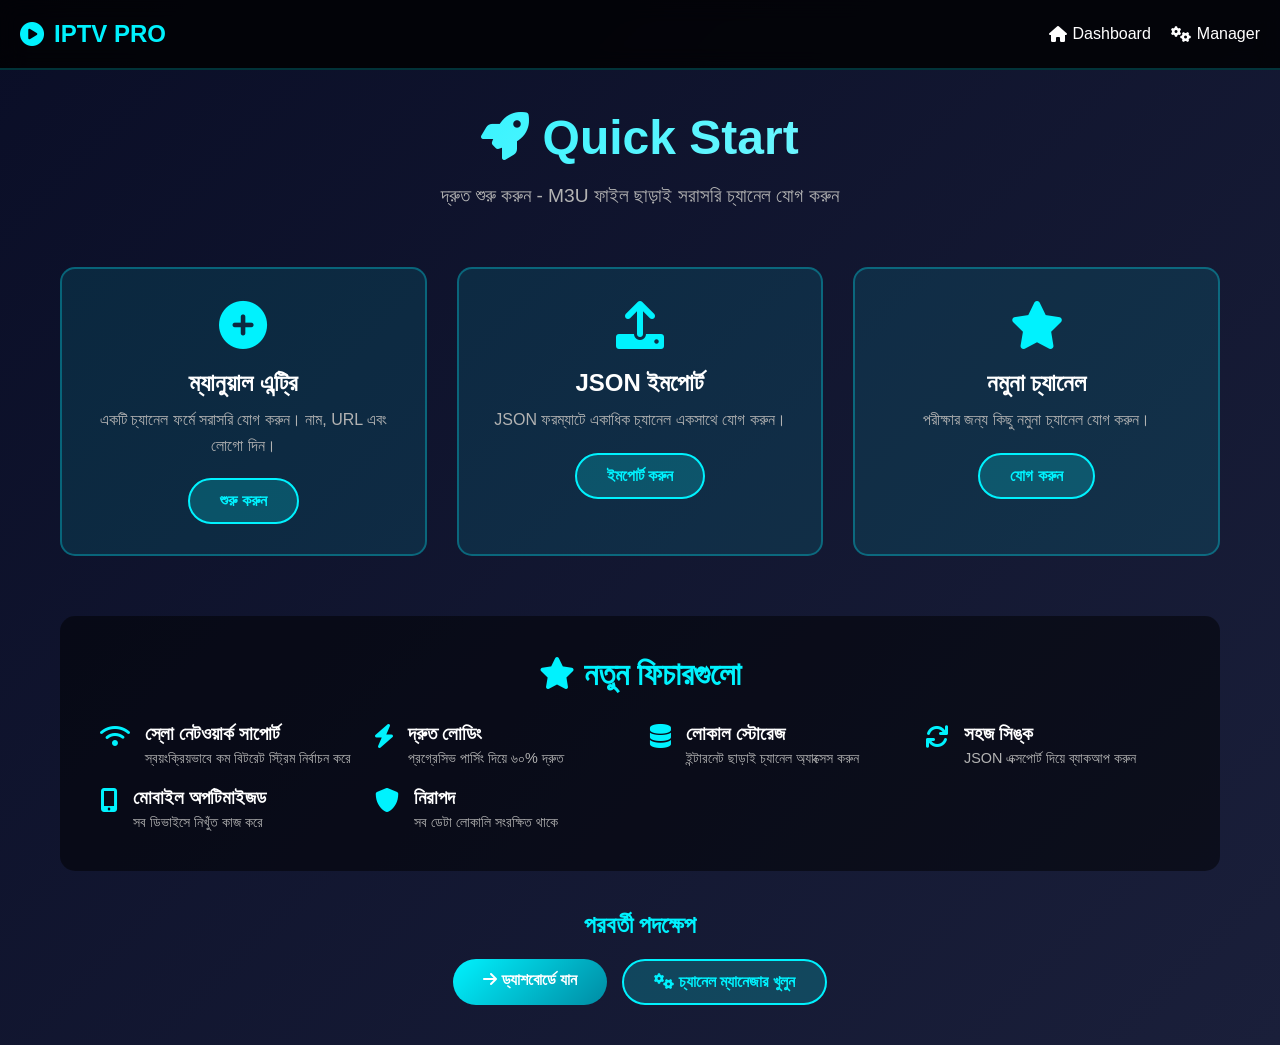
<file: quick-start.html>
<!DOCTYPE html>
<html lang="en">
<head>
    <meta charset="UTF-8">
    <meta name="viewport" content="width=device-width, initial-scale=1.0">
    <meta name="theme-color" content="#020b18">
    <title>Quick Start - IPTV PRO</title>
    <link rel="stylesheet" href="style.css?v=33">
    <link rel="stylesheet" href="https://cdnjs.cloudflare.com/ajax/libs/font-awesome/6.0.0/css/all.min.css">
    <style>
        body {
            background: linear-gradient(135deg, #0a0e27 0%, #1a1f3a 100%);
            color: #fff;
            font-family: 'Segoe UI', Tahoma, Geneva, Verdana, sans-serif;
        }
        
        .navbar {
            background: rgba(0, 0, 0, 0.8);
            backdrop-filter: blur(10px);
            padding: 15px 20px;
            display: flex;
            justify-content: space-between;
            align-items: center;
            border-bottom: 2px solid rgba(0, 242, 254, 0.2);
            position: sticky;
            top: 0;
            z-index: 100;
        }
        
        .navbar-brand {
            font-size: 1.5rem;
            font-weight: bold;
            color: #00f2fe;
            display: flex;
            align-items: center;
            gap: 10px;
        }
        
        .navbar-links {
            display: flex;
            gap: 20px;
        }
        
        .navbar-links a {
            color: #fff;
            text-decoration: none;
            transition: all 0.3s;
            display: flex;
            align-items: center;
            gap: 6px;
        }
        
        .navbar-links a:hover {
            color: #00f2fe;
        }
        
        .container {
            max-width: 1200px;
            margin: 0 auto;
            padding: 40px 20px;
        }
        
        .hero {
            text-align: center;
            margin-bottom: 60px;
        }
        
        .hero h1 {
            font-size: 3rem;
            margin-bottom: 20px;
            background: linear-gradient(135deg, #00f2fe 0%, #A6F7FF 100%);
            -webkit-background-clip: text;
            -webkit-text-fill-color: transparent;
            background-clip: text;
        }
        
        .hero p {
            font-size: 1.2rem;
            color: #B3B3B3;
            margin-bottom: 30px;
        }
        
        .options-grid {
            display: grid;
            grid-template-columns: repeat(auto-fit, minmax(300px, 1fr));
            gap: 30px;
            margin-bottom: 60px;
        }
        
        .option-card {
            background: rgba(0, 242, 254, 0.1);
            border: 2px solid rgba(0, 242, 254, 0.3);
            border-radius: 15px;
            padding: 30px;
            text-align: center;
            transition: all 0.3s;
            cursor: pointer;
        }
        
        .option-card:hover {
            border-color: #00f2fe;
            background: rgba(0, 242, 254, 0.2);
            transform: translateY(-5px);
            box-shadow: 0 10px 30px rgba(0, 242, 254, 0.3);
        }
        
        .option-icon {
            font-size: 3rem;
            color: #00f2fe;
            margin-bottom: 15px;
        }
        
        .option-title {
            font-size: 1.5rem;
            font-weight: bold;
            margin-bottom: 10px;
            color: #fff;
        }
        
        .option-desc {
            color: #B3B3B3;
            margin-bottom: 20px;
            line-height: 1.6;
        }
        
        .btn {
            display: inline-block;
            padding: 12px 30px;
            background: linear-gradient(135deg, #00f2fe 0%, #008BA3 100%);
            color: white;
            text-decoration: none;
            border-radius: 25px;
            font-weight: bold;
            transition: all 0.3s;
            border: none;
            cursor: pointer;
            font-size: 1rem;
        }
        
        .btn:hover {
            transform: scale(1.05);
            box-shadow: 0 5px 20px rgba(0, 242, 254, 0.4);
        }
        
        .btn-secondary {
            background: rgba(0, 242, 254, 0.2);
            color: #00f2fe;
            border: 2px solid #00f2fe;
        }
        
        .btn-secondary:hover {
            background: rgba(0, 242, 254, 0.3);
        }
        
        .features {
            background: rgba(0, 0, 0, 0.5);
            border-radius: 15px;
            padding: 40px;
            margin-bottom: 40px;
        }
        
        .features h2 {
            color: #00f2fe;
            font-size: 2rem;
            margin-bottom: 30px;
            text-align: center;
        }
        
        .features-grid {
            display: grid;
            grid-template-columns: repeat(auto-fit, minmax(250px, 1fr));
            gap: 20px;
        }
        
        .feature-item {
            display: flex;
            gap: 15px;
            align-items: flex-start;
        }
        
        .feature-icon {
            font-size: 1.5rem;
            color: #00f2fe;
            flex-shrink: 0;
        }
        
        .feature-text {
            flex: 1;
        }
        
        .feature-text h3 {
            color: #fff;
            margin-bottom: 5px;
        }
        
        .feature-text p {
            color: #B3B3B3;
            font-size: 0.9rem;
        }
        
        .modal {
            display: none;
            position: fixed;
            top: 0;
            left: 0;
            width: 100%;
            height: 100%;
            background: rgba(0, 0, 0, 0.8);
            z-index: 1000;
            align-items: center;
            justify-content: center;
        }
        
        .modal.active {
            display: flex;
        }
        
        .modal-content {
            background: #0a0e27;
            border: 2px solid #00f2fe;
            border-radius: 15px;
            padding: 40px;
            max-width: 600px;
            width: 90%;
            max-height: 90vh;
            overflow-y: auto;
            position: relative;
        }
        
        .modal-close {
            position: absolute;
            top: 20px;
            right: 20px;
            background: none;
            border: none;
            color: #00f2fe;
            font-size: 1.5rem;
            cursor: pointer;
        }
        
        .modal-title {
            color: #00f2fe;
            font-size: 1.8rem;
            margin-bottom: 20px;
            padding-right: 30px;
        }
        
        .form-group {
            margin-bottom: 20px;
        }
        
        .form-group label {
            display: block;
            margin-bottom: 8px;
            color: #00f2fe;
            font-weight: bold;
        }
        
        .form-group input,
        .form-group textarea {
            width: 100%;
            padding: 12px;
            border: 1px solid rgba(0, 242, 254, 0.3);
            border-radius: 8px;
            background: rgba(255, 255, 255, 0.05);
            color: white;
            font-family: inherit;
            font-size: 1rem;
        }
        
        .form-group textarea {
            resize: vertical;
            min-height: 150px;
            font-family: 'Courier New', monospace;
        }
        
        .form-group input:focus,
        .form-group textarea:focus {
            outline: none;
            border-color: #00f2fe;
            box-shadow: 0 0 10px rgba(0, 242, 254, 0.3);
        }
        
        .modal-buttons {
            display: flex;
            gap: 15px;
            margin-top: 30px;
        }
        
        .modal-buttons button {
            flex: 1;
            padding: 12px;
            border: none;
            border-radius: 8px;
            font-weight: bold;
            cursor: pointer;
            transition: all 0.3s;
        }
        
        .modal-buttons .btn-submit {
            background: linear-gradient(135deg, #00f2fe 0%, #008BA3 100%);
            color: white;
        }
        
        .modal-buttons .btn-cancel {
            background: rgba(0, 242, 254, 0.2);
            color: #00f2fe;
            border: 1px solid #00f2fe;
        }
        
        .alert {
            padding: 15px;
            border-radius: 8px;
            margin-bottom: 20px;
            display: none;
        }
        
        .alert.success {
            background: rgba(76, 175, 80, 0.2);
            color: #4CAF50;
            border: 1px solid #4CAF50;
        }
        
        .alert.error {
            background: rgba(244, 67, 54, 0.2);
            color: #f44336;
            border: 1px solid #f44336;
        }
        
        .alert.active {
            display: block;
        }
        
        @media (max-width: 768px) {
            .hero h1 {
                font-size: 2rem;
            }
            
            .container {
                padding: 20px;
            }
            
            .features {
                padding: 20px;
            }
        }
    </style>
</head>
<body>
    <!-- Navigation -->
    <nav class="navbar">
        <div class="navbar-brand">
            <i class="fas fa-play-circle"></i> IPTV PRO
        </div>
        <div class="navbar-links">
            <a href="index-enhanced.html"><i class="fas fa-home"></i> Dashboard</a>
            <a href="channel-manager.html"><i class="fas fa-cogs"></i> Manager</a>
        </div>
    </nav>

    <!-- Main Content -->
    <div class="container">
        <div class="hero">
            <h1><i class="fas fa-rocket"></i> Quick Start</h1>
            <p>দ্রুত শুরু করুন - M3U ফাইল ছাড়াই সরাসরি চ্যানেল যোগ করুন</p>
        </div>

        <!-- Alert -->
        <div id="alert" class="alert"></div>

        <!-- Options Grid -->
        <div class="options-grid">
            <!-- Option 1: Manual Entry -->
            <div class="option-card" onclick="openManualModal()">
                <div class="option-icon">
                    <i class="fas fa-plus-circle"></i>
                </div>
                <div class="option-title">ম্যানুয়াল এন্ট্রি</div>
                <div class="option-desc">
                    একটি চ্যানেল ফর্মে সরাসরি যোগ করুন। নাম, URL এবং লোগো দিন।
                </div>
                <button class="btn btn-secondary">শুরু করুন</button>
            </div>

            <!-- Option 2: JSON Import -->
            <div class="option-card" onclick="openJsonModal()">
                <div class="option-icon">
                    <i class="fas fa-upload"></i>
                </div>
                <div class="option-title">JSON ইমপোর্ট</div>
                <div class="option-desc">
                    JSON ফরম্যাটে একাধিক চ্যানেল একসাথে যোগ করুন।
                </div>
                <button class="btn btn-secondary">ইমপোর্ট করুন</button>
            </div>

            <!-- Option 3: Sample Channels -->
            <div class="option-card" onclick="addSampleChannels()">
                <div class="option-icon">
                    <i class="fas fa-star"></i>
                </div>
                <div class="option-title">নমুনা চ্যানেল</div>
                <div class="option-desc">
                    পরীক্ষার জন্য কিছু নমুনা চ্যানেল যোগ করুন।
                </div>
                <button class="btn btn-secondary">যোগ করুন</button>
            </div>
        </div>

        <!-- Features -->
        <div class="features">
            <h2><i class="fas fa-star"></i> নতুন ফিচারগুলো</h2>
            <div class="features-grid">
                <div class="feature-item">
                    <div class="feature-icon"><i class="fas fa-wifi"></i></div>
                    <div class="feature-text">
                        <h3>স্লো নেটওয়ার্ক সাপোর্ট</h3>
                        <p>স্বয়ংক্রিয়ভাবে কম বিটরেট স্ট্রিম নির্বাচন করে</p>
                    </div>
                </div>
                <div class="feature-item">
                    <div class="feature-icon"><i class="fas fa-bolt"></i></div>
                    <div class="feature-text">
                        <h3>দ্রুত লোডিং</h3>
                        <p>প্রগ্রেসিভ পার্সিং দিয়ে ৬০% দ্রুত</p>
                    </div>
                </div>
                <div class="feature-item">
                    <div class="feature-icon"><i class="fas fa-database"></i></div>
                    <div class="feature-text">
                        <h3>লোকাল স্টোরেজ</h3>
                        <p>ইন্টারনেট ছাড়াই চ্যানেল অ্যাক্সেস করুন</p>
                    </div>
                </div>
                <div class="feature-item">
                    <div class="feature-icon"><i class="fas fa-sync"></i></div>
                    <div class="feature-text">
                        <h3>সহজ সিঙ্ক</h3>
                        <p>JSON এক্সপোর্ট দিয়ে ব্যাকআপ করুন</p>
                    </div>
                </div>
                <div class="feature-item">
                    <div class="feature-icon"><i class="fas fa-mobile-alt"></i></div>
                    <div class="feature-text">
                        <h3>মোবাইল অপটিমাইজড</h3>
                        <p>সব ডিভাইসে নিখুঁত কাজ করে</p>
                    </div>
                </div>
                <div class="feature-item">
                    <div class="feature-icon"><i class="fas fa-shield-alt"></i></div>
                    <div class="feature-text">
                        <h3>নিরাপদ</h3>
                        <p>সব ডেটা লোকালি সংরক্ষিত থাকে</p>
                    </div>
                </div>
            </div>
        </div>

        <!-- Quick Links -->
        <div style="text-align: center; margin-top: 40px;">
            <h2 style="color: #00f2fe; margin-bottom: 20px;">পরবর্তী পদক্ষেপ</h2>
            <div style="display: flex; gap: 15px; justify-content: center; flex-wrap: wrap;">
                <a href="index-enhanced.html" class="btn">
                    <i class="fas fa-arrow-right"></i> ড্যাশবোর্ডে যান
                </a>
                <a href="channel-manager.html" class="btn btn-secondary">
                    <i class="fas fa-cogs"></i> চ্যানেল ম্যানেজার খুলুন
                </a>
            </div>
        </div>
    </div>

    <!-- Manual Entry Modal -->
    <div id="manualModal" class="modal">
        <div class="modal-content">
            <button class="modal-close" onclick="closeManualModal()"><i class="fas fa-times"></i></button>
            <div class="modal-title">নতুন চ্যানেল যোগ করুন</div>
            
            <div class="form-group">
                <label for="manualName">চ্যানেলের নাম *</label>
                <input type="text" id="manualName" placeholder="যেমন: BBC News">
            </div>
            
            <div class="form-group">
                <label for="manualUrl">স্ট্রিম URL *</label>
                <input type="url" id="manualUrl" placeholder="যেমন: https://example.com/stream.m3u8">
            </div>
            
            <div class="form-group">
                <label for="manualLogo">লোগো URL</label>
                <input type="url" id="manualLogo" placeholder="যেমন: https://example.com/logo.png">
            </div>
            
            <div class="form-group">
                <label for="manualCategory">ক্যাটাগরি</label>
                <input type="text" id="manualCategory" placeholder="যেমন: News Channels">
            </div>
            
            <div class="modal-buttons">
                <button class="btn-submit" onclick="saveManualChannel()">যোগ করুন</button>
                <button class="btn-cancel" onclick="closeManualModal()">বাতিল করুন</button>
            </div>
        </div>
    </div>

    <!-- JSON Import Modal -->
    <div id="jsonModal" class="modal">
        <div class="modal-content">
            <button class="modal-close" onclick="closeJsonModal()"><i class="fas fa-times"></i></button>
            <div class="modal-title">JSON থেকে ইমপোর্ট করুন</div>
            
            <div style="background: rgba(255, 255, 255, 0.05); padding: 15px; border-radius: 8px; margin-bottom: 20px; font-size: 0.85rem;">
                <strong>ফরম্যাট:</strong>
                <pre style="overflow-x: auto; margin: 10px 0 0 0;">
[
  {
    "name": "BBC News",
    "url": "https://example.com/stream.m3u8",
    "logo": "https://example.com/logo.png",
    "category": "News"
  }
]</pre>
            </div>
            
            <div class="form-group">
                <label for="jsonInput">JSON ডেটা পেস্ট করুন:</label>
                <textarea id="jsonInput" placeholder="আপনার JSON ডেটা এখানে পেস্ট করুন..."></textarea>
            </div>
            
            <div class="modal-buttons">
                <button class="btn-submit" onclick="importJsonChannels()">ইমপোর্ট করুন</button>
                <button class="btn-cancel" onclick="closeJsonModal()">বাতিল করুন</button>
            </div>
        </div>
    </div>

    <script>
        // Modal Functions
        function openManualModal() {
            document.getElementById('manualModal').classList.add('active');
        }

        function closeManualModal() {
            document.getElementById('manualModal').classList.remove('active');
            document.getElementById('manualName').value = '';
            document.getElementById('manualUrl').value = '';
            document.getElementById('manualLogo').value = '';
            document.getElementById('manualCategory').value = '';
        }

        function openJsonModal() {
            document.getElementById('jsonModal').classList.add('active');
        }

        function closeJsonModal() {
            document.getElementById('jsonModal').classList.remove('active');
            document.getElementById('jsonInput').value = '';
        }

        // Alert Function
        function showAlert(message, type = 'success') {
            const alert = document.getElementById('alert');
            alert.textContent = message;
            alert.className = `alert ${type} active`;
            setTimeout(() => {
                alert.classList.remove('active');
            }, 3000);
        }

        // Save Manual Channel
        function saveManualChannel() {
            const name = document.getElementById('manualName').value;
            const url = document.getElementById('manualUrl').value;
            const logo = document.getElementById('manualLogo').value;
            const category = document.getElementById('manualCategory').value || 'Custom';

            if (!name || !url) {
                showAlert('চ্যানেলের নাম এবং URL প্রয়োজন!', 'error');
                return;
            }

            let channels = JSON.parse(localStorage.getItem('custom_channels')) || [];
            
            if (channels.some(ch => ch.url === url)) {
                showAlert('এই URL ইতিমধ্যে বিদ্যমান!', 'error');
                return;
            }

            channels.push({ name, url, logo, category });
            localStorage.setItem('custom_channels', JSON.stringify(channels));
            
            showAlert(`"${name}" সফলভাবে যোগ করা হয়েছে!`, 'success');
            closeManualModal();
        }

        // Import JSON Channels
        function importJsonChannels() {
            const jsonInput = document.getElementById('jsonInput').value;

            try {
                const channels = JSON.parse(jsonInput);
                if (!Array.isArray(channels)) {
                    showAlert('JSON একটি অ্যারে হতে হবে!', 'error');
                    return;
                }

                let existing = JSON.parse(localStorage.getItem('custom_channels')) || [];
                let imported = 0;

                channels.forEach(ch => {
                    if (ch.name && ch.url) {
                        if (!existing.some(e => e.url === ch.url)) {
                            existing.push({
                                name: ch.name,
                                url: ch.url,
                                logo: ch.logo || '',
                                category: ch.category || 'Imported'
                            });
                            imported++;
                        }
                    }
                });

                localStorage.setItem('custom_channels', JSON.stringify(existing));
                showAlert(`${imported}টি চ্যানেল সফলভাবে ইমপোর্ট করা হয়েছে!`, 'success');
                closeJsonModal();
            } catch (error) {
                showAlert(`JSON এরর: ${error.message}`, 'error');
            }
        }

        // Add Sample Channels
        function addSampleChannels() {
            const samples = [
                {
                    name: "Test Channel 1",
                    url: "https://example.com/test1.m3u8",
                    logo: "https://via.placeholder.com/300x150/E50914/fff?text=Test+1",
                    category: "Test"
                },
                {
                    name: "Test Channel 2",
                    url: "https://example.com/test2.m3u8",
                    logo: "https://via.placeholder.com/300x150/E50914/fff?text=Test+2",
                    category: "Test"
                }
            ];

            let existing = JSON.parse(localStorage.getItem('custom_channels')) || [];
            let added = 0;

            samples.forEach(ch => {
                if (!existing.some(e => e.url === ch.url)) {
                    existing.push(ch);
                    added++;
                }
            });

            localStorage.setItem('custom_channels', JSON.stringify(existing));
            showAlert(`${added}টি নমুনা চ্যানেল যোগ করা হয়েছে!`, 'success');
        }

        // Close modals on background click
        window.addEventListener('click', (e) => {
            const manualModal = document.getElementById('manualModal');
            const jsonModal = document.getElementById('jsonModal');
            
            if (e.target === manualModal) closeManualModal();
            if (e.target === jsonModal) closeJsonModal();
        });
    </script>
</body>
</html>
</file>
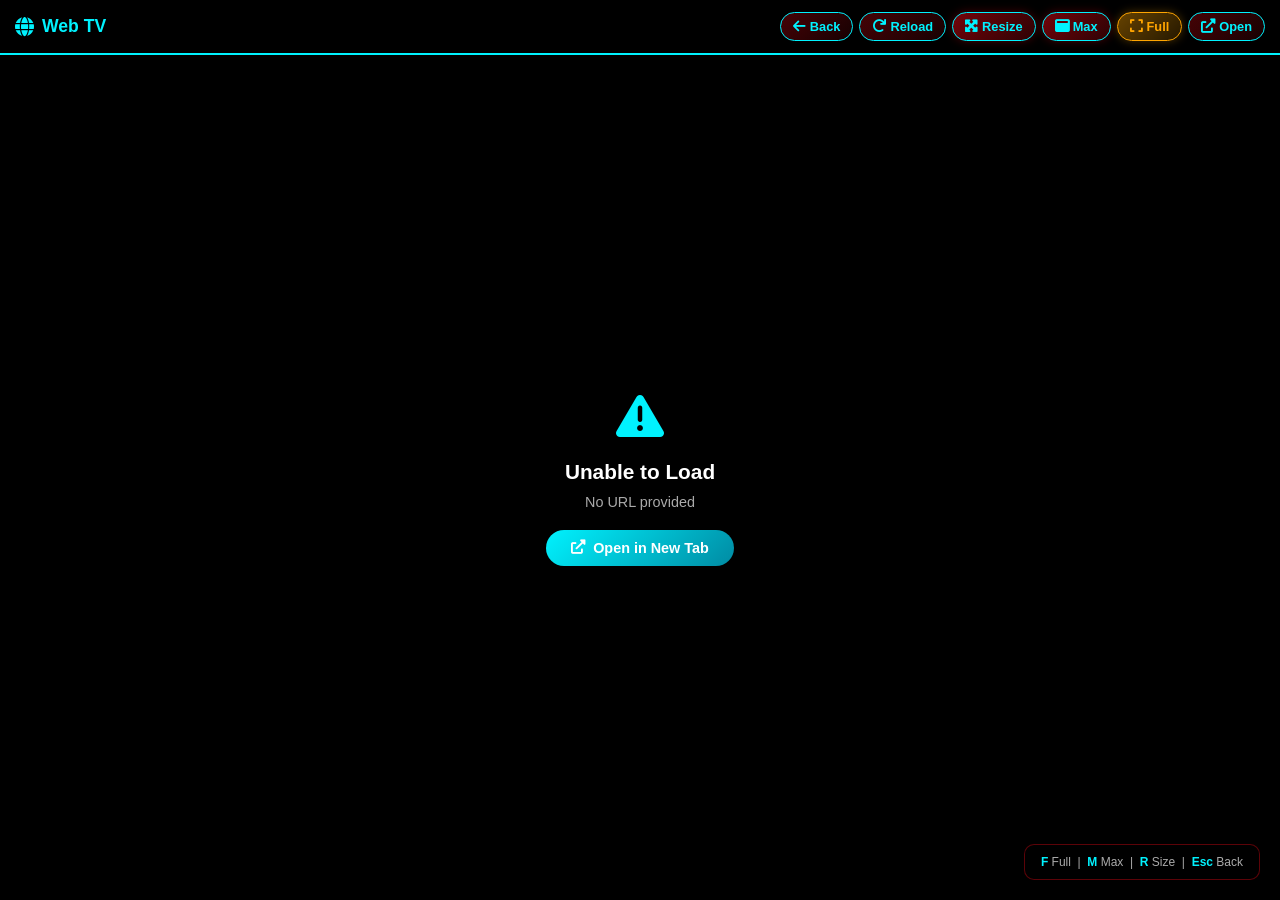
<file: viewer.html>
<!DOCTYPE html>
<html lang="en">
<head>
    <meta charset="UTF-8">
    <meta name="viewport" content="width=device-width, initial-scale=1.0, viewport-fit=cover, maximum-scale=1.0, user-scalable=no">
    <title>Web TV Viewer - IPTV PRO ULTIMATE</title>
    <link rel="stylesheet" href="https://cdnjs.cloudflare.com/ajax/libs/font-awesome/6.0.0/css/all.min.css">
    <style>
        * {
            margin: 0;
            padding: 0;
            box-sizing: border-box;
            -webkit-touch-callout: none;
            -webkit-user-select: none;
            user-select: none;
        }

        html, body {
            width: 100%;
            height: 100%;
            background: #000;
            color: #fff;
            font-family: 'Helvetica Neue', Helvetica, Arial, sans-serif;
            overflow: hidden;
            position: fixed;
        }

        .viewer-container {
            width: 100%;
            height: 100%;
            display: flex;
            flex-direction: column;
            background: #000;
            position: relative;
            transition: all 0.4s ease;
        }

        /* ===== FULLSCREEN MODE ===== */
        .viewer-container.fullscreen-mode {
            position: fixed;
            top: 0;
            left: 0;
            width: 100vw;
            height: 100vh;
            z-index: 99999;
            background: #000;
            margin: 0;
            border-radius: 0;
        }

        .viewer-container.fullscreen-mode .viewer-header {
            position: absolute;
            top: 0;
            left: 0;
            width: 100%;
            opacity: 0;
            transition: opacity 0.4s ease;
            z-index: 100000;
            background: linear-gradient(to bottom, rgba(0,0,0,0.95) 0%, transparent 100%);
            border-bottom: none;
        }

        .viewer-container.fullscreen-mode:hover .viewer-header,
        .viewer-container.fullscreen-mode .viewer-header:hover {
            opacity: 1;
        }

        .viewer-container.fullscreen-mode .viewer-content {
            height: 100vh;
        }

        /* ===== MAXIMIZED MODE (window-level expand) ===== */
        .viewer-container.maximized-mode {
            position: fixed;
            top: 0;
            left: 0;
            width: 100vw;
            height: 100vh;
            z-index: 9999;
            margin: 0;
            border-radius: 0;
        }

        .viewer-container.maximized-mode .viewer-content {
            height: calc(100vh - 60px);
        }

        /* ===== RESIZED MODE ===== */
        .viewer-container.resized-mode {
            position: fixed;
            top: 50%;
            left: 50%;
            transform: translate(-50%, -50%);
            z-index: 9998;
            margin: 0;
            border-radius: 12px;
            box-shadow: 0 0 60px rgba(229,9,20,0.5), 0 0 120px rgba(0,0,0,0.8);
        }

        .viewer-header {
            display: flex;
            justify-content: space-between;
            align-items: center;
            padding: 12px 15px;
            background: linear-gradient(to bottom, rgba(0,0,0,0.95) 0%, rgba(0,0,0,0.7) 100%);
            border-bottom: 2px solid #00f2fe;
            z-index: 100;
            flex-shrink: 0;
            transition: opacity 0.4s ease;
            gap: 10px;
            flex-wrap: wrap;
        }

        .viewer-title {
            display: flex;
            align-items: center;
            gap: 8px;
            font-size: 1.1rem;
            font-weight: bold;
            color: #00f2fe;
            min-width: 150px;
        }

        .viewer-title i {
            font-size: 1.2rem;
            animation: spin 3s linear infinite;
        }

        @keyframes spin {
            from { transform: rotate(0deg); }
            to { transform: rotate(360deg); }
        }

        .viewer-controls {
            display: flex;
            gap: 6px;
            align-items: center;
            flex-wrap: wrap;
            justify-content: flex-end;
            flex: 1;
        }

        .viewer-btn {
            background: linear-gradient(135deg, rgba(229,9,20,0.3) 0%, rgba(229,9,20,0.1) 100%);
            border: 1px solid #00f2fe;
            color: #00f2fe;
            padding: 6px 12px;
            border-radius: 15px;
            cursor: pointer;
            font-weight: bold;
            transition: all 0.3s;
            display: flex;
            align-items: center;
            gap: 4px;
            font-size: 0.8rem;
            white-space: nowrap;
        }

        .viewer-btn:hover {
            background: #00f2fe;
            color: #fff;
            transform: scale(1.05);
            box-shadow: 0 0 15px rgba(229,9,20,0.5);
        }

        .viewer-btn i {
            font-size: 0.9rem;
        }

        /* Maximize button special style */
        .viewer-btn.maximize-btn {
            background: linear-gradient(135deg, rgba(229,9,20,0.5) 0%, rgba(229,9,20,0.2) 100%);
            border: 1px solid #00f2fe;
            box-shadow: 0 0 10px rgba(229,9,20,0.3);
        }

        .viewer-btn.maximize-btn:hover {
            background: linear-gradient(135deg, #00f2fe 0%, #008BA3 100%);
            box-shadow: 0 0 20px rgba(229,9,20,0.7);
        }

        /* Fullscreen button special style */
        .viewer-btn.fullscreen-btn {
            background: linear-gradient(135deg, rgba(255,165,0,0.4) 0%, rgba(255,165,0,0.15) 100%);
            border: 1px solid #FFA500;
            color: #FFA500;
            box-shadow: 0 0 10px rgba(255,165,0,0.3);
        }

        .viewer-btn.fullscreen-btn:hover {
            background: linear-gradient(135deg, #FFA500 0%, #e69500 100%);
            color: #000;
            box-shadow: 0 0 20px rgba(255,165,0,0.7);
        }

        .viewer-content {
            flex: 1;
            display: flex;
            position: relative;
            overflow: hidden;
            transition: all 0.3s ease;
            background: #000;
        }

        .iframe-container {
            width: 100%;
            height: 100%;
            position: relative;
            display: flex;
            align-items: center;
            justify-content: center;
            background: #000;
        }

        .iframe-container iframe {
            width: 100%;
            height: 100%;
            border: none;
            display: block;
            object-fit: contain;
        }

        .loading-overlay {
            position: absolute;
            top: 0;
            left: 0;
            width: 100%;
            height: 100%;
            background: rgba(0,0,0,0.7);
            display: flex;
            justify-content: center;
            align-items: center;
            z-index: 50;
            backdrop-filter: blur(5px);
        }

        .loading-overlay.hidden {
            display: none;
        }

        .spinner {
            display: flex;
            flex-direction: column;
            align-items: center;
            gap: 15px;
        }

        .spinner-circle {
            width: 50px;
            height: 50px;
            border: 4px solid rgba(229,9,20,0.2);
            border-top-color: #00f2fe;
            border-radius: 50%;
            animation: spin 1s linear infinite;
        }

        .spinner-text {
            font-size: 1rem;
            color: #00f2fe;
            font-weight: bold;
        }

        .error-overlay {
            position: absolute;
            top: 0;
            left: 0;
            width: 100%;
            height: 100%;
            background: rgba(0,0,0,0.95);
            display: flex;
            justify-content: center;
            align-items: center;
            z-index: 50;
            flex-direction: column;
            gap: 20px;
            padding: 20px;
        }

        .error-overlay.hidden {
            display: none;
        }

        .error-content {
            text-align: center;
        }

        .error-icon {
            font-size: 3rem;
            color: #00f2fe;
            margin-bottom: 15px;
        }

        .error-title {
            font-size: 1.3rem;
            font-weight: bold;
            margin-bottom: 10px;
        }

        .error-message {
            font-size: 0.9rem;
            color: #aaa;
            margin-bottom: 20px;
            max-width: 400px;
        }

        .error-btn {
            background: linear-gradient(135deg, #00f2fe 0%, #008BA3 100%);
            border: none;
            color: #fff;
            padding: 10px 25px;
            border-radius: 20px;
            cursor: pointer;
            font-weight: bold;
            font-size: 0.9rem;
            transition: all 0.3s;
            display: inline-flex;
            align-items: center;
            gap: 8px;
        }

        .error-btn:hover {
            transform: scale(1.05);
            box-shadow: 0 0 20px rgba(229,9,20,0.4);
        }

        /* ===== KEYBOARD SHORTCUT HINT ===== */
        .shortcut-hint {
            position: fixed;
            bottom: 20px;
            right: 20px;
            background: rgba(0,0,0,0.85);
            border: 1px solid rgba(229,9,20,0.4);
            border-radius: 10px;
            padding: 10px 16px;
            font-size: 0.75rem;
            color: #aaa;
            z-index: 200;
            opacity: 1;
            transition: opacity 0.5s ease;
            pointer-events: none;
        }

        .shortcut-hint.fade-out {
            opacity: 0;
        }

        .shortcut-hint span {
            color: #00f2fe;
            font-weight: bold;
        }

        /* ===== SIZE SLIDER PANEL ===== */
        .size-panel {
            position: fixed;
            bottom: 20px;
            left: 50%;
            transform: translateX(-50%);
            background: rgba(0,0,0,0.9);
            border: 1px solid rgba(229,9,20,0.5);
            border-radius: 30px;
            padding: 8px 15px;
            display: flex;
            align-items: center;
            gap: 8px;
            z-index: 200;
            backdrop-filter: blur(10px);
            box-shadow: 0 4px 20px rgba(229,9,20,0.3);
            opacity: 0;
            pointer-events: none;
            transition: opacity 0.3s ease;
        }

        .size-panel.visible {
            opacity: 1;
            pointer-events: all;
        }

        .size-panel label {
            font-size: 0.75rem;
            color: #aaa;
            white-space: nowrap;
        }

        .size-panel input[type="range"] {
            -webkit-appearance: none;
            width: 120px;
            height: 5px;
            background: linear-gradient(to right, #00f2fe, #008BA3);
            border-radius: 3px;
            outline: none;
            cursor: pointer;
        }

        .size-panel input[type="range"]::-webkit-slider-thumb {
            -webkit-appearance: none;
            width: 15px;
            height: 15px;
            background: #00f2fe;
            border-radius: 50%;
            cursor: pointer;
            box-shadow: 0 0 8px rgba(229,9,20,0.7);
        }

        .size-panel input[type="range"]::-moz-range-thumb {
            width: 15px;
            height: 15px;
            background: #00f2fe;
            border-radius: 50%;
            cursor: pointer;
            box-shadow: 0 0 8px rgba(229,9,20,0.7);
            border: none;
        }

        .size-panel .size-value {
            font-size: 0.75rem;
            color: #00f2fe;
            font-weight: bold;
            min-width: 35px;
            text-align: center;
        }

        .size-panel .close-panel-btn {
            background: none;
            border: none;
            color: #aaa;
            cursor: pointer;
            font-size: 0.9rem;
            padding: 2px 4px;
            transition: color 0.2s;
        }

        .size-panel .close-panel-btn:hover {
            color: #00f2fe;
        }

        /* ===== TABLET/DESKTOP RESPONSIVE ===== */
        @media (min-width: 769px) {
            .viewer-header {
                padding: 12px 15px;
            }

            .viewer-title {
                font-size: 1.1rem;
                min-width: 150px;
            }

            .viewer-btn {
                padding: 6px 12px;
                font-size: 0.8rem;
            }

            .viewer-btn .btn-label {
                display: inline;
            }
        }

        /* ===== MOBILE PORTRAIT MODE ===== */
        @media (max-width: 768px) and (orientation: portrait) {
            .viewer-header {
                padding: 8px 10px;
                flex-wrap: wrap;
            }

            .viewer-title {
                font-size: 0.9rem;
                min-width: auto;
                flex: 1;
            }

            .viewer-title i {
                font-size: 1rem;
            }

            .viewer-controls {
                width: 100%;
                gap: 4px;
            }

            .viewer-btn {
                padding: 5px 8px;
                font-size: 0.7rem;
                border-radius: 12px;
            }

            .viewer-btn .btn-label {
                display: none;
            }

            .viewer-btn i {
                font-size: 0.8rem;
            }

            .shortcut-hint {
                font-size: 0.65rem;
                padding: 6px 10px;
                bottom: 10px;
                right: 10px;
            }

            .size-panel {
                bottom: 10px;
                left: 50%;
                transform: translateX(-50%);
                padding: 6px 12px;
                border-radius: 25px;
            }

            .size-panel input[type="range"] {
                width: 100px;
                height: 4px;
            }

            .size-panel label {
                font-size: 0.65rem;
            }

            .size-panel .size-value {
                font-size: 0.65rem;
                min-width: 30px;
            }
        }

        /* ===== MOBILE LANDSCAPE MODE (OPTIMIZED) ===== */
        @media (max-width: 768px) and (orientation: landscape) {
            html, body {
                height: 100vh;
                width: 100vw;
                max-height: 100vh;
                max-width: 100vw;
            }

            .viewer-container {
                height: 100vh;
                width: 100vw;
                max-height: 100vh;
                max-width: 100vw;
            }

            .viewer-header {
                padding: 4px 8px;
                height: auto;
                min-height: 40px;
                max-height: 40px;
                gap: 4px;
                border-bottom: 1px solid #00f2fe;
                flex-shrink: 0;
            }

            .viewer-title {
                font-size: 0.7rem;
                gap: 4px;
                min-width: auto;
                flex: 0 0 auto;
            }

            .viewer-title i {
                font-size: 0.8rem;
            }

            .viewer-controls {
                gap: 3px;
                width: auto;
                flex: 1;
                justify-content: flex-end;
                flex-wrap: nowrap;
                overflow-x: auto;
                scrollbar-width: none;
            }

            .viewer-controls::-webkit-scrollbar {
                display: none;
            }

            .viewer-btn {
                padding: 3px 6px;
                font-size: 0.55rem;
                border-radius: 10px;
                flex-shrink: 0;
                height: 24px;
                display: flex;
                align-items: center;
            }

            .viewer-btn .btn-label {
                display: none;
            }

            .viewer-btn i {
                font-size: 0.65rem;
            }

            .viewer-content {
                height: calc(100vh - 40px);
                width: 100vw;
                flex-shrink: 0;
                overflow: hidden;
            }

            .iframe-container {
                width: 100%;
                height: 100%;
                display: flex;
                align-items: center;
                justify-content: center;
                background: #000;
            }

            .iframe-container iframe {
                width: 100%;
                height: 100%;
                object-fit: contain;
                display: block;
            }

            .shortcut-hint {
                display: none;
            }

            .size-panel {
                bottom: 5px;
                padding: 4px 10px;
                border-radius: 20px;
                font-size: 0.6rem;
            }

            .size-panel input[type="range"] {
                width: 80px;
                height: 3px;
            }

            .size-panel label {
                font-size: 0.6rem;
            }

            .size-panel .size-value {
                font-size: 0.6rem;
                min-width: 25px;
            }

            .size-panel .close-panel-btn {
                font-size: 0.7rem;
            }

            .error-icon {
                font-size: 2rem;
            }

            .error-title {
                font-size: 1rem;
            }

            .error-message {
                font-size: 0.75rem;
            }

            .error-btn {
                padding: 6px 15px;
                font-size: 0.75rem;
            }
        }

        /* ===== EXTRA SMALL MOBILE LANDSCAPE ===== */
        @media (max-width: 480px) and (orientation: landscape) {
            .viewer-header {
                min-height: 40px;
                padding: 3px 6px;
            }

            .viewer-title {
                font-size: 0.65rem;
            }

            .viewer-btn {
                padding: 2px 4px;
                font-size: 0.55rem;
            }

            .viewer-btn i {
                font-size: 0.6rem;
            }

            .viewer-content {
                height: calc(100vh - 40px);
            }

            .size-panel {
                bottom: 3px;
                padding: 3px 8px;
            }

            .size-panel input[type="range"] {
                width: 60px;
            }
        }
    </style>
</head>
<body>
    <div class="viewer-container" id="viewer-container">
        <div class="viewer-header" id="viewer-header">
            <div class="viewer-title">
                <i class="fas fa-globe"></i>
                <span id="viewer-title-text">Web TV</span>
            </div>
            <div class="viewer-controls">
                <button class="viewer-btn" onclick="goBack()" title="Back (Esc)">
                    <i class="fas fa-arrow-left"></i> <span class="btn-label">Back</span>
                </button>
                <button class="viewer-btn" onclick="reloadViewer()" title="Reload">
                    <i class="fas fa-redo"></i> <span class="btn-label">Reload</span>
                </button>
                <button class="viewer-btn maximize-btn" id="size-toggle-btn" onclick="toggleSizePanel()" title="Resize (R)">
                    <i class="fas fa-expand-arrows-alt"></i> <span class="btn-label">Resize</span>
                </button>
                <button class="viewer-btn maximize-btn" id="maximize-btn" onclick="toggleMaximize()" title="Maximize (M)">
                    <i class="fas fa-window-maximize" id="maximize-icon"></i> <span class="btn-label" id="maximize-label">Max</span>
                </button>
                <button class="viewer-btn fullscreen-btn" id="fullscreen-btn" onclick="toggleFullscreen()" title="Fullscreen (F)">
                    <i class="fas fa-expand" id="fullscreen-icon"></i> <span class="btn-label" id="fullscreen-label">Full</span>
                </button>
                <button class="viewer-btn" onclick="openInNewTab()" title="Open in new tab">
                    <i class="fas fa-external-link-alt"></i> <span class="btn-label">Open</span>
                </button>
            </div>
        </div>

        <div class="viewer-content" id="viewer-content">
            <div class="iframe-container" id="iframe-container">
                <iframe
                    id="viewer-iframe"
                    sandbox="allow-same-origin allow-scripts allow-popups allow-forms allow-presentation"
                    allow="autoplay *; encrypted-media *; fullscreen *; picture-in-picture *"
                    allowfullscreen
                ></iframe>

                <div class="loading-overlay" id="loading-overlay">
                    <div class="spinner">
                        <div class="spinner-circle"></div>
                        <div class="spinner-text">Loading...</div>
                    </div>
                </div>

                <div class="error-overlay hidden" id="error-overlay">
                    <div class="error-content">
                        <div class="error-icon">
                            <i class="fas fa-exclamation-triangle"></i>
                        </div>
                        <div class="error-title">Unable to Load</div>
                        <div class="error-message" id="error-message">
                            The website couldn't be loaded. Try opening in a new tab.
                        </div>
                        <button class="error-btn" onclick="openInNewTab()">
                            <i class="fas fa-external-link-alt"></i> Open in New Tab
                        </button>
                    </div>
                </div>
            </div>
        </div>
    </div>

    <!-- SIZE SLIDER PANEL -->
    <div class="size-panel" id="size-panel">
        <label><i class="fas fa-compress-arrows-alt"></i></label>
        <input
            type="range"
            id="size-slider"
            min="30"
            max="100"
            value="100"
            step="5"
            oninput="applySize(this.value)"
        >
        <label><i class="fas fa-expand-arrows-alt"></i></label>
        <span class="size-value" id="size-value-label">100%</span>
        <button class="close-panel-btn" onclick="toggleSizePanel()" title="Close">
            <i class="fas fa-times"></i>
        </button>
    </div>

    <!-- KEYBOARD SHORTCUT HINT -->
    <div class="shortcut-hint" id="shortcut-hint">
        <span>F</span> Full &nbsp;|&nbsp;
        <span>M</span> Max &nbsp;|&nbsp;
        <span>R</span> Size &nbsp;|&nbsp;
        <span>Esc</span> Back
    </div>

    <script>
        let currentURL = '';
        let currentTitle = '';
        let isMaximized = false;
        let isFullscreen = false;
        let isResized = false;
        let sizePanelOpen = false;
        let isMobile = window.innerWidth <= 768;

        // Get URL from query parameter
        function getQueryParam(param) {
            const urlParams = new URLSearchParams(window.location.search);
            return urlParams.get(param);
        }

        // Initialize viewer
        function initViewer() {
            currentURL = getQueryParam('url');
            currentTitle = getQueryParam('title') || 'Web TV';

            if (!currentURL) {
                showError('No URL provided');
                return;
            }

            document.getElementById('viewer-title-text').textContent = currentTitle;
            loadContent();

            // Hide shortcut hint after 5 seconds (only on desktop)
            if (window.innerWidth > 768) {
                setTimeout(() => {
                    const hint = document.getElementById('shortcut-hint');
                    hint.classList.add('fade-out');
                    setTimeout(() => { hint.style.display = 'none'; }, 600);
                }, 5000);
            }
        }

        // Load content in iframe
        function loadContent() {
            const iframe = document.getElementById('viewer-iframe');
            const loadingOverlay = document.getElementById('loading-overlay');
            const errorOverlay = document.getElementById('error-overlay');

            loadingOverlay.classList.remove('hidden');
            errorOverlay.classList.add('hidden');

            try {
                iframe.src = currentURL;

                setTimeout(() => {
                    const lo = document.getElementById('loading-overlay');
                    if (!lo.classList.contains('hidden')) {
                        lo.classList.add('hidden');
                    }
                }, 3000);

                iframe.onload = function() {
                    document.getElementById('loading-overlay').classList.add('hidden');
                };

                iframe.onerror = function() {
                    showError('Failed to load the website');
                };
            } catch (error) {
                showError('Error loading content: ' + error.message);
            }
        }

        // Show error message
        function showError(message) {
            document.getElementById('loading-overlay').classList.add('hidden');
            document.getElementById('error-overlay').classList.remove('hidden');
            document.getElementById('error-message').textContent = message;
        }

        // Reload viewer
        function reloadViewer() {
            loadContent();
        }

        // Go back to Web TV page
        function goBack() {
            if (isFullscreen || document.fullscreenElement) exitFullscreen();
            if (isMaximized) restoreMaximize();
            if (isResized) restoreSize();
            window.location.href = 'webtv.html';
        }

        // Open in new tab
        function openInNewTab() {
            if (currentURL) {
                window.open(currentURL, '_blank');
            }
        }

        // ===== MAXIMIZE (Window-level expand) =====
        function toggleMaximize() {
            if (isMaximized) {
                restoreMaximize();
            } else {
                doMaximize();
            }
        }

        function doMaximize() {
            isMaximized = true;
            isResized = false;
            const container = document.getElementById('viewer-container');
            container.classList.add('maximized-mode');
            container.classList.remove('resized-mode');
            document.getElementById('maximize-icon').className = 'fas fa-window-restore';
            document.getElementById('maximize-label').textContent = 'Restore';
        }

        function restoreMaximize() {
            isMaximized = false;
            const container = document.getElementById('viewer-container');
            container.classList.remove('maximized-mode');
            document.getElementById('maximize-icon').className = 'fas fa-window-maximize';
            document.getElementById('maximize-label').textContent = 'Max';
        }

        // ===== FULLSCREEN (Browser native fullscreen) =====
        function toggleFullscreen() {
            if (isFullscreen || document.fullscreenElement) {
                exitFullscreen();
            } else {
                enterFullscreen();
            }
        }

        function enterFullscreen() {
            const container = document.getElementById('viewer-container');
            if (container.requestFullscreen) {
                container.requestFullscreen().catch(err => console.error('Fullscreen error:', err));
            } else if (container.webkitRequestFullscreen) {
                container.webkitRequestFullscreen();
            } else if (container.mozRequestFullScreen) {
                container.mozRequestFullScreen();
            } else if (container.msRequestFullscreen) {
                container.msRequestFullscreen();
            }
        }

        function exitFullscreen() {
            if (document.exitFullscreen) {
                document.exitFullscreen().catch(err => console.error('Exit fullscreen error:', err));
            } else if (document.webkitExitFullscreen) {
                document.webkitExitFullscreen();
            } else if (document.mozCancelFullScreen) {
                document.mozCancelFullScreen();
            } else if (document.msExitFullscreen) {
                document.msExitFullscreen();
            }
        }

        // Listen for fullscreen change events
        document.addEventListener('fullscreenchange', onFullscreenChange);
        document.addEventListener('webkitfullscreenchange', onFullscreenChange);
        document.addEventListener('mozfullscreenchange', onFullscreenChange);
        document.addEventListener('MSFullscreenChange', onFullscreenChange);

        function onFullscreenChange() {
            const container = document.getElementById('viewer-container');
            if (document.fullscreenElement || document.webkitFullscreenElement || document.mozFullScreenElement) {
                isFullscreen = true;
                container.classList.add('fullscreen-mode');
                document.getElementById('fullscreen-icon').className = 'fas fa-compress';
                document.getElementById('fullscreen-label').textContent = 'Exit';
            } else {
                isFullscreen = false;
                container.classList.remove('fullscreen-mode');
                document.getElementById('fullscreen-icon').className = 'fas fa-expand';
                document.getElementById('fullscreen-label').textContent = 'Full';
            }
        }

        // ===== SIZE SLIDER PANEL =====
        function toggleSizePanel() {
            sizePanelOpen = !sizePanelOpen;
            const panel = document.getElementById('size-panel');
            if (sizePanelOpen) {
                panel.classList.add('visible');
            } else {
                panel.classList.remove('visible');
            }
        }

        function applySize(value) {
            const container = document.getElementById('viewer-container');
            const label = document.getElementById('size-value-label');
            label.textContent = value + '%';

            if (parseInt(value) >= 100) {
                restoreSize();
            } else {
                isResized = true;
                isMaximized = false;
                const w = value + 'vw';
                const h = value + 'vh';
                container.classList.add('resized-mode');
                container.classList.remove('maximized-mode', 'fullscreen-mode');
                container.style.width = w;
                container.style.height = h;
            }
        }

        function restoreSize() {
            isResized = false;
            const container = document.getElementById('viewer-container');
            container.classList.remove('resized-mode');
            container.style.width = '';
            container.style.height = '';
            document.getElementById('size-slider').value = '100';
            document.getElementById('size-value-label').textContent = '100%';
        }

        // ===== KEYBOARD SHORTCUTS =====
        document.addEventListener('keydown', (e) => {
            if (e.target.tagName === 'INPUT' || e.target.tagName === 'TEXTAREA') return;

            switch (e.key.toLowerCase()) {
                case 'escape':
                    if (isFullscreen || document.fullscreenElement) {
                        // Browser handles this
                    } else if (isMaximized) {
                        restoreMaximize();
                    } else if (isResized) {
                        restoreSize();
                    } else if (sizePanelOpen) {
                        toggleSizePanel();
                    } else {
                        goBack();
                    }
                    break;
                case 'f':
                    e.preventDefault();
                    toggleFullscreen();
                    break;
                case 'm':
                    e.preventDefault();
                    toggleMaximize();
                    break;
                case 'r':
                    e.preventDefault();
                    toggleSizePanel();
                    break;
            }
        });

        // Handle window resize and orientation change
        window.addEventListener('resize', () => {
            isMobile = window.innerWidth <= 768;
        });

        window.addEventListener('orientationchange', () => {
            setTimeout(() => {
                isMobile = window.innerWidth <= 768;
                // Auto-close size panel on orientation change
                if (sizePanelOpen) {
                    toggleSizePanel();
                }
            }, 100);
        });

        // Initialize on page load
        window.addEventListener('DOMContentLoaded', initViewer);
    </script>
</body>
</html>
</file>
<file: style.css>
:root {
    --primary-color: #00f2fe;
    --primary-glow: rgba(0, 242, 254, 0.6);
    --bg-color: #010810;
    --nav-bg: rgba(1, 8, 16, 0.8);
    --card-bg: rgba(10, 25, 47, 0.6);
    --accent-cyan: #4facfe;
    --glass-border: rgba(0, 242, 254, 0.2);
    --text-color: #FFFFFF;
    --text-secondary: #B3B3B3;
    --transition: all 0.3s cubic-bezier(0.4, 0, 0.2, 1);
    --accent-gold: #FFD700;
    --accent-orange: #FFA500;
}

* {
    margin: 0;
    padding: 0;
    box-sizing: border-box;
}

body {
    background-color: var(--bg-color);
    color: var(--text-color);
    font-family: 'Inter', 'Helvetica Neue', Helvetica, Arial, sans-serif;
    overflow-x: hidden;
}

/* Pro Network Indicator */
.pro-network-indicator {
    position: fixed;
    top: 15px;
    right: 15px;
    padding: 8px 16px;
    border-radius: 30px;
    font-size: 0.75rem;
    font-weight: 700;
    z-index: 10001;
    display: flex;
    align-items: center;
    gap: 8px;
    backdrop-filter: blur(15px);
    box-shadow: 0 4px 15px rgba(0,0,0,0.5);
    text-transform: uppercase;
    letter-spacing: 1px;
    border: 1px solid rgba(255,255,255,0.1);
    animation: indicatorPulse 2s ease-in-out infinite;
}

@keyframes indicatorPulse {
    0%, 100% { opacity: 0.8; }
    50% { opacity: 1; }
}

.pro-network-indicator.fast {
    background: rgba(46, 213, 115, 0.2);
    color: #2ed573;
    border-color: rgba(46, 213, 115, 0.3);
}

.pro-network-indicator.slow {
    background: rgba(255, 71, 87, 0.2);
    color: #ff4757;
    border-color: rgba(255, 71, 87, 0.3);
}

/* Navbar */
.navbar {
    position: fixed;
    top: 0;
    width: 100%;
    height: 70px;
    display: flex;
    justify-content: space-between;
    align-items: center;
    padding: 0 4%;
    background: linear-gradient(to bottom, rgba(0,0,0,0.95) 0%, transparent 100%);
    z-index: 1000;
    transition: var(--transition);
}

.navbar.scrolled {
    background-color: var(--bg-color);
    box-shadow: 0 2px 10px rgba(0,0,0,0.5);
}

.nav-left {
    display: flex;
    align-items: center;
    flex: 1;
    gap: 10px;
}

.logo-container {
    height: 40px;
    margin-right: 40px;
    cursor: pointer;
    transition: var(--transition);
    padding: 5px;
    border-radius: 8px;
}

.logo-container:hover {
    transform: scale(1.05);
    background: rgba(0, 229, 255, 0.1);
}

.logo-container:active {
    transform: scale(0.95);
}

.nav-logo {
    height: 100%;
    border-radius: 4px;
    transition: var(--transition);
}

.search-container {
    display: flex;
    align-items: center;
    background-color: rgba(255, 255, 255, 0.08);
    border-radius: 25px;
    padding: 8px 15px;
    margin-right: 15px;
    transition: var(--transition);
    border: 1px solid rgba(255, 255, 255, 0.1);
}

.search-container:hover {
    background-color: rgba(255, 255, 255, 0.12);
    border-color: rgba(255, 255, 255, 0.2);
}

.search-container i {
    color: var(--text-secondary);
    margin-right: 8px;
}

.search-container input {
    background: none;
    border: none;
    color: var(--text-color);
    outline: none;
    width: 200px;
    font-size: 0.9rem;
}

.search-container input::placeholder {
    color: var(--text-secondary);
}

.nav-right {
    display: flex;
    align-items: center;
    gap: 15px;
}

.user-profile {
    font-size: 1.5rem;
    cursor: pointer;
    transition: var(--transition);
}

.user-profile:hover {
    color: var(--primary-color);
    transform: scale(1.1);
}

/* Category Bar - Pro Level */
.category-bar {
    position: fixed;
    top: 70px;
    width: 100%;
    height: auto;
    background: linear-gradient(to bottom, rgba(0,0,0,0.98) 0%, rgba(0,0,0,0.85) 100%);
    z-index: 999;
    border-bottom: 2px solid rgba(0, 229, 255, 0.3);
    padding: 12px 4%;
    overflow-x: auto;
    scrollbar-width: none;
}

.category-bar::-webkit-scrollbar {
    display: none;
}

.category-list {
    display: grid;
    grid-template-columns: repeat(5, 1fr);
    gap: 8px;
    justify-content: center;
    max-width: 100%;
    margin: 0 auto;
}

@media (max-width: 600px) {
    .category-list {
        grid-template-columns: repeat(5, 1fr);
    }
}

.category-list::-webkit-scrollbar {
    display: none;
}

.nav-category-item {
    padding: 8px 6px;
    background: linear-gradient(135deg, rgba(255, 255, 255, 0.08) 0%, rgba(255, 255, 255, 0.02) 100%);
    border: 1.5px solid rgba(0, 229, 255, 0.4);
    border-radius: 12px;
    color: var(--text-color);
    cursor: pointer;
    font-size: 0.75rem;
    font-weight: 600;
    transition: var(--transition);
    white-space: nowrap;
    backdrop-filter: blur(10px);
    position: relative;
    overflow: hidden;
    letter-spacing: 0.3px;
    box-shadow: 0 2px 8px rgba(0, 0, 0, 0.3), inset 0 1px 0 rgba(255, 255, 255, 0.1);
    display: flex;
    align-items: center;
    justify-content: center;
    min-height: 35px;
    text-align: center;
}

.nav-category-item::before {
    content: '';
    position: absolute;
    top: 0;
    left: -100%;
    width: 100%;
    height: 100%;
    background: linear-gradient(90deg, transparent, rgba(255, 255, 255, 0.2), transparent);
    transition: left 0.5s ease;
}

.nav-category-item:hover::before {
    left: 100%;
}

.nav-category-item:hover {
    background: linear-gradient(135deg, rgba(0, 229, 255, 0.3) 0%, rgba(0, 229, 255, 0.15) 100%);
    border-color: var(--primary-color);
    transform: translateY(-3px) scale(1.05);
    box-shadow: 0 8px 25px rgba(0, 229, 255, 0.4), inset 0 1px 0 rgba(255, 255, 255, 0.15);
}

.nav-category-item.active {
    background: linear-gradient(135deg, var(--primary-color) 0%, #008BA3 100%);
    border-color: var(--accent-gold);
    box-shadow: 0 0 25px rgba(0, 229, 255, 0.7), 0 0 50px rgba(0, 229, 255, 0.4), inset 0 1px 0 rgba(255, 255, 255, 0.2);
    color: #fff;
    font-weight: 700;
    letter-spacing: 1px;
    text-shadow: 0 2px 4px rgba(0, 0, 0, 0.3);
}

/* Hero Section */
.hero-banner {
    margin-top: 200px;
    height: 400px;
    background: linear-gradient(135deg, #1a1a1a 0%, #2d2d2d 100%);
    position: relative;
    overflow: hidden;
    display: flex;
    align-items: center;
    justify-content: center;
    background-image: url('banner.jpg');
    background-size: cover;
    background-position: center;
}

.hero-banner::before {
    content: '';
    position: absolute;
    top: 0;
    left: 0;
    right: 0;
    bottom: 0;
    background: linear-gradient(135deg, rgba(0,0,0,0.75) 0%, rgba(229,9,20,0.25) 100%);
    z-index: 1;
}

.hero-bg {
    position: absolute;
    top: 0;
    left: 0;
    right: 0;
    bottom: 0;
    background-image: url('banner.jpg');
    background-size: cover;
    background-position: center;
    z-index: 0;
}

.hero-overlay {
    position: absolute;
    top: 0;
    left: 0;
    right: 0;
    bottom: 0;
    background: linear-gradient(135deg, rgba(0,0,0,0.75) 0%, rgba(229,9,20,0.25) 100%);
    z-index: 1;
}

.hero-content {
    position: relative;
    z-index: 2;
    text-align: center;
    max-width: 600px;
    padding: 40px;
    animation: slideUp 0.8s ease-out;
}

.hero-branding-wrapper {
    display: flex;
    flex-direction: column;
    align-items: center;
    gap: 25px;
    margin-top: 35px;
}

.hero-branding {
    padding: 10px 18px;
    background: linear-gradient(135deg, rgba(0, 229, 255, 0.2) 0%, rgba(0, 229, 255, 0.08) 100%);
    border: 1.5px solid rgba(0, 229, 255, 0.5);
    border-radius: 12px;
    backdrop-filter: blur(10px);
    box-shadow: 0 4px 15px rgba(0, 229, 255, 0.25), inset 0 1px 0 rgba(255, 255, 255, 0.1);
    animation: brandingGlow 3s ease-in-out infinite;
    width: fit-content;
}

@keyframes brandingGlow {
    0%, 100% { 
        box-shadow: 0 8px 32px rgba(0, 229, 255, 0.25), inset 0 1px 0 rgba(255, 255, 255, 0.1);
    }
    50% { 
        box-shadow: 0 12px 40px rgba(0, 229, 255, 0.4), inset 0 1px 0 rgba(255, 255, 255, 0.15);
    }
}

.founder-name {
    font-size: 1.1rem;
    font-weight: 900;
    background: linear-gradient(135deg, var(--accent-gold) 0%, #FFFFFF 50%, var(--primary-color) 100%);
    -webkit-background-clip: text;
    -webkit-text-fill-color: transparent;
    background-clip: text;
    letter-spacing: 1px;
    text-transform: uppercase;
    margin-bottom: 4px;
}

.founder-title {
    font-size: 0.65rem;
    color: var(--accent-gold);
    font-weight: 600;
    letter-spacing: 0.5px;
    text-transform: uppercase;
    opacity: 0.95;
}

@keyframes slideUp {
    from {
        opacity: 0;
        transform: translateY(30px);
    }
    to {
        opacity: 1;
        transform: translateY(0);
    }
}

.hero-badge {
    color: var(--primary-color);
    font-weight: bold;
    font-size: 0.9rem;
    margin-bottom: 15px;
    text-transform: uppercase;
    letter-spacing: 2px;
    display: inline-block;
    padding: 8px 20px;
    border: 2px solid var(--primary-color);
    border-radius: 25px;
    background: linear-gradient(135deg, rgba(0, 229, 255, 0.2) 0%, rgba(0, 229, 255, 0.05) 100%);
    box-shadow: 0 0 20px rgba(0, 229, 255, 0.4), inset 0 0 10px rgba(0, 229, 255, 0.1);
    animation: tagPulse 2s ease-in-out infinite;
}

@keyframes tagPulse {
    0%, 100% { box-shadow: 0 0 20px rgba(0, 229, 255, 0.4), inset 0 0 10px rgba(0, 229, 255, 0.1); }
    50% { box-shadow: 0 0 30px rgba(0, 229, 255, 0.6), inset 0 0 15px rgba(0, 229, 255, 0.2); }
}

.hero-title {
    font-size: 3rem;
    font-weight: 900;
    margin-bottom: 20px;
    background: linear-gradient(135deg, #FFFFFF 0%, var(--accent-gold) 50%, var(--primary-color) 100%);
    -webkit-background-clip: text;
    -webkit-text-fill-color: transparent;
    background-clip: text;
    text-shadow: 0 0 30px rgba(0, 229, 255, 0.5);
    letter-spacing: 2px;
}

.hero-desc {
    font-size: 0.85rem;
    color: var(--text-secondary);
    margin-bottom: 20px;
    line-height: 1.4;
    max-width: 90%;
    margin-left: auto;
    margin-right: auto;
}

.hero-buttons {
    display: flex;
    gap: 10px;
    justify-content: center;
    flex-wrap: wrap;
    max-width: 100%;
}

.hero-buttons button {
    flex: 0 1 auto;
    min-width: 140px;
    justify-content: center;
}

.btn-play, .btn-info {
    padding: 12px 30px;
    border: none;
    border-radius: 5px;
    font-size: 1rem;
    font-weight: 600;
    cursor: pointer;
    transition: var(--transition);
    display: flex;
    align-items: center;
    gap: 8px;
}

.btn-play {
    background-color: var(--primary-color);
    color: white;
}

.btn-play:hover {
    background-color: #008BA3;
    transform: scale(1.05);
    box-shadow: 0 8px 25px rgba(0, 229, 255, 0.4);
}

.btn-info {
    background-color: rgba(255, 255, 255, 0.1);
    color: var(--text-color);
    border: 1px solid rgba(255, 255, 255, 0.2);
}

.btn-info:hover {
    background-color: rgba(255, 255, 255, 0.15);
    border-color: var(--text-color);
}

/* Content Section */
.content-section {
    padding: 40px 4% 140px 4%;
    min-height: 600px;
}

.section-header {
    display: flex;
    justify-content: space-between;
    align-items: center;
    margin-bottom: 30px;
}

.section-title {
    font-size: 1.5rem;
    font-weight: 800;
    display: flex;
    align-items: center;
    gap: 12px;
}

.section-title::before {
    content: '';
    width: 4px;
    height: 24px;
    background: var(--primary-color);
    border-radius: 2px;
    animation: titleBarGlow 2s ease-in-out infinite;
}

@keyframes titleBarGlow {
    0%, 100% { box-shadow: 0 0 10px rgba(0, 229, 255, 0.5); }
    50% { box-shadow: 0 0 20px rgba(0, 229, 255, 0.8); }
}

.channel-grid {
    display: grid;
    grid-template-columns: repeat(auto-fill, minmax(200px, 1fr));
    gap: 25px;
}

/* Pro Card Design */
.pro-card {
    background: var(--card-bg);
    border-radius: 16px;
    overflow: hidden;
    transition: var(--transition);
    border: 1px solid rgba(255,255,255,0.05);
    position: relative;
    animation: cardFadeIn 0.5s ease-out;
}

@keyframes cardFadeIn {
    from {
        opacity: 0;
        transform: translateY(20px);
    }
    to {
        opacity: 1;
        transform: translateY(0);
    }
}

.card-img-container {
    position: relative;
    aspect-ratio: 16/9;
    overflow: hidden;
}

.card-img-container img {
    width: 100%;
    height: 100%;
    object-fit: cover;
    transition: transform 0.5s ease;
}

.card-overlay {
    position: absolute;
    top: 0;
    left: 0;
    right: 0;
    bottom: 0;
    background: rgba(0, 0, 0, 0.6);
    display: flex;
    align-items: center;
    justify-content: center;
    opacity: 0;
    transition: opacity 0.3s ease;
}

.card-overlay i {
    font-size: 3rem;
    color: var(--primary-color);
    animation: playButtonPulse 1.5s ease-in-out infinite;
}

@keyframes playButtonPulse {
    0%, 100% { transform: scale(1); }
    50% { transform: scale(1.1); }
}

.pro-card:hover .card-overlay {
    opacity: 1;
}

.pro-card:hover .card-img-container img {
    transform: scale(1.1);
}

.pro-card:hover {
    transform: translateY(-8px);
    box-shadow: 0 15px 40px rgba(0, 229, 255, 0.35);
    border-color: var(--primary-color);
}

.fav-btn {
    position: absolute;
    top: 10px;
    right: 10px;
    background: rgba(0, 0, 0, 0.7);
    border: none;
    color: #fff;
    width: 35px;
    height: 35px;
    border-radius: 50%;
    display: flex;
    align-items: center;
    justify-content: center;
    cursor: pointer;
    z-index: 10;
    transition: var(--transition);
    backdrop-filter: blur(5px);
    border: 1px solid rgba(255, 255, 255, 0.1);
}

.fav-btn:hover {
    transform: scale(1.1);
    background: rgba(0, 229, 255, 0.8);
}

.fav-btn.active {
    color: var(--primary-color);
    background: rgba(255, 255, 255, 0.95);
    animation: favPulse 0.3s ease-out;
}

@keyframes favPulse {
    0% { transform: scale(0.8); }
    100% { transform: scale(1); }
}

.channel-info {
    padding: 15px;
    background: linear-gradient(transparent, rgba(0, 0, 0, 0.95));
}

.channel-name {
    font-size: 0.9rem;
    font-weight: 600;
    color: #fff;
    margin-bottom: 5px;
    white-space: nowrap;
    overflow: hidden;
    text-overflow: ellipsis;
}

.channel-category-tag {
    font-size: 0.75rem;
    color: var(--text-secondary);
    background: rgba(0, 229, 255, 0.2);
    padding: 4px 8px;
    border-radius: 4px;
    display: inline-block;
}

.no-results {
    grid-column: 1 / -1;
    text-align: center;
    padding: 60px 20px;
    color: var(--text-secondary);
    font-size: 1.1rem;
}

/* Footer Navigation - Ultra Premium Design (4 Tabs) */
.footer-nav {
    position: fixed;
    bottom: 0;
    left: 0;
    right: 0;
    height: 80px;
    background: linear-gradient(to top, rgba(0,0,0,0.99) 0%, rgba(0,0,0,0.95) 100%);
    border-top: 2px solid rgba(0, 229, 255, 0.4);
    display: flex;
    justify-content: space-around;
    align-items: center;
    z-index: 1001;
    backdrop-filter: blur(20px);
    box-shadow: 0 -5px 30px rgba(0,0,0,0.8);
}

.footer-tab {
    display: flex;
    flex-direction: column;
    align-items: center;
    justify-content: center;
    gap: 6px;
    cursor: pointer;
    transition: var(--transition);
    flex: 1;
    height: 100%;
    position: relative;
    color: var(--text-secondary);
}

.footer-tab:hover {
    color: var(--text-color);
}

.footer-tab.active {
    color: var(--primary-color);
}

.tab-icon-wrapper {
    width: 45px;
    height: 45px;
    display: flex;
    align-items: center;
    justify-content: center;
    border-radius: 12px;
    transition: var(--transition);
    background: rgba(0, 229, 255, 0.1);
}

.footer-tab:hover .tab-icon-wrapper {
    background: rgba(0, 229, 255, 0.2);
    transform: scale(1.1);
}

.footer-tab.active .tab-icon-wrapper {
    background: linear-gradient(135deg, var(--primary-color) 0%, #008BA3 100%);
    box-shadow: 0 0 20px rgba(0, 229, 255, 0.5);
    transform: scale(1.15);
}

.footer-tab i {
    font-size: 1.5rem;
}

.tab-label {
    font-size: 0.7rem;
    font-weight: 600;
    text-align: center;
    letter-spacing: 0.5px;
    display: none;
}

.footer-tab.active .tab-label {
    display: block;
    color: var(--primary-color);
}

.premium-tab.active .tab-icon-wrapper {
    background: linear-gradient(135deg, var(--accent-gold) 0%, var(--accent-orange) 100%);
}

.premium-tab.active {
    color: var(--accent-gold);
}

.premium-tab.active .tab-label {
    color: var(--accent-gold);
}

/* Responsive */
@media (max-width: 1024px) {
    .channel-grid {
        grid-template-columns: repeat(auto-fill, minmax(180px, 1fr));
    }

    .hero-banner {
        margin-top: 200px;
    }
}

@media (max-width: 768px) {
    .navbar {
        padding: 0 4%;
    }

    .hero-banner {
        height: 350px;
        margin-top: 130px;
    }

    .hero-title {
        font-size: 2.2rem;
    }

    .hero-desc {
        font-size: 0.9rem;
    }

    .search-container {
        display: none;
    }

    .channel-grid {
        grid-template-columns: repeat(auto-fill, minmax(150px, 1fr));
        gap: 15px;
    }

    .content-section {
        padding-bottom: 130px;
    }

    .footer-nav {
        height: 85px;
    }

    .footer-tab {
        min-width: 70px;
        font-size: 0.65rem;
        padding: 10px 6px;
    }

    .footer-tab i {
        font-size: 1.4rem;
    }

    .tab-icon-wrapper {
        width: 42px;
        height: 42px;
    }

    .tab-label {
        display: block;
        margin-top: 2px;
    }

    .category-bar {
        padding: 8px 4%;
    }

    .nav-category-item {
        padding: 6px 10px;
        font-size: 0.75rem;
        min-height: 36px;
    }
}

@media (max-width: 480px) {
    .hero-title {
        font-size: 1.8rem;
    }

    .channel-grid {
        grid-template-columns: repeat(2, 1fr);
    }

    .footer-nav {
        height: 85px;
    }

    .footer-tab {
        min-width: 60px;
        font-size: 0.6rem;
    }

    .tab-icon-wrapper {
        width: 38px;
        height: 38px;
    }

    .footer-tab i {
        font-size: 1.2rem;
    }

    .category-bar {
        padding: 6px 2%;
    }

    .nav-category-item {
        padding: 5px 8px;
        font-size: 0.7rem;
        min-height: 32px;
    }

    .content-section {
        padding: 20px 2% 130px 2%;
    }
}

/* Video Player Styling */
.player-container {
    width: 100vw;
    height: 100vh;
    background-color: #000;
    display: flex;
    justify-content: center;
    align-items: center;
    position: relative;
    overflow: hidden;
}

#video {
    width: 100%;
    height: 100%;
    max-width: 100%;
    max-height: 100%;
    object-fit: contain;
    background: #000;
}

.back-btn {
    position: absolute;
    top: 20px;
    left: 20px;
    z-index: 100;
    background: rgba(0, 0, 0, 0.5);
    color: white;
    border: 1px solid rgba(255, 255, 255, 0.2);
    padding: 10px 20px;
    border-radius: 25px;
    cursor: pointer;
    font-weight: 600;
    transition: var(--transition);
    display: flex;
    align-items: center;
    gap: 8px;
    backdrop-filter: blur(10px);
}

.back-btn:hover {
    background: var(--primary-color);
    border-color: var(--primary-color);
    transform: translateX(-5px);
}

#error-msg {
    z-index: 10;
    background: rgba(0, 0, 0, 0.8);
    padding: 30px;
    border-radius: 15px;
    border: 1px solid rgba(0, 229, 255, 0.3);
}

@media (max-width: 768px) {
    .back-btn {
        top: 10px;
        left: 10px;
        padding: 8px 15px;
        font-size: 0.8rem;
    }
}

/* Dynamic Tabs Container - Hero Section Buttons */
.dynamic-tabs-container {
    display: flex;
    gap: 12px;
    flex-wrap: wrap;
    justify-content: center;
    max-width: 100%;
    margin-top: 0;
}

.dynamic-tab-btn {
    padding: 12px 24px;
    background: linear-gradient(135deg, rgba(0, 229, 255, 0.2) 0%, rgba(0, 229, 255, 0.05) 100%);
    border: 2px solid rgba(0, 229, 255, 0.5);
    border-radius: 25px;
    color: #FFFFFF;
    font-size: 0.9rem;
    font-weight: 600;
    cursor: pointer;
    transition: all 0.3s cubic-bezier(0.4, 0, 0.2, 1);
    display: flex;
    align-items: center;
    gap: 8px;
    backdrop-filter: blur(10px);
    box-shadow: 0 4px 15px rgba(0, 229, 255, 0.2), inset 0 1px 0 rgba(255, 255, 255, 0.1);
    letter-spacing: 0.5px;
    white-space: nowrap;
}

.dynamic-tab-btn i {
    font-size: 1rem;
    transition: transform 0.3s ease;
}

.dynamic-tab-btn:hover {
    background: linear-gradient(135deg, rgba(0, 229, 255, 0.4) 0%, rgba(0, 229, 255, 0.2) 100%);
    border-color: var(--primary-color);
    transform: translateY(-3px) scale(1.05);
    box-shadow: 0 8px 25px rgba(0, 229, 255, 0.4), inset 0 1px 0 rgba(255, 255, 255, 0.15);
    color: var(--accent-gold);
}

.dynamic-tab-btn:hover i {
    transform: scale(1.2);
}

.dynamic-tab-btn:active {
    transform: translateY(-1px) scale(0.98);
}

@media (max-width: 768px) {
    .dynamic-tabs-container {
        gap: 8px;
        margin-top: 15px;
    }
    
    .dynamic-tab-btn {
        padding: 10px 18px;
        font-size: 0.8rem;
        gap: 6px;
    }
    
    .dynamic-tab-btn i {
        font-size: 0.9rem;
    }
}

@media (max-width: 480px) {
    .dynamic-tabs-container {
        gap: 6px;
        margin-top: 12px;
    }
    
    .dynamic-tab-btn {
        padding: 8px 14px;
        font-size: 0.7rem;
        gap: 5px;
    }
    
    .dynamic-tab-btn i {
        font-size: 0.8rem;
    }
}

/* Channel Popup Modal Styling */
.channel-popup-modal {
    position: fixed;
    top: 0;
    left: 0;
    width: 100%;
    height: 100%;
    background: rgba(0, 0, 0, 0.85);
    backdrop-filter: blur(10px);
    z-index: 9999;
    display: none;
    justify-content: center;
    align-items: center;
    padding: 20px;
}

.popup-overlay {
    position: absolute;
    top: 0;
    left: 0;
    width: 100%;
    height: 100%;
}

.popup-content {
    position: relative;
    background: #121212;
    width: 100%;
    max-width: 500px;
    border-radius: 20px;
    border: 1px solid rgba(255, 255, 255, 0.1);
    box-shadow: 0 20px 50px rgba(0, 0, 0, 0.5);
    overflow: hidden;
    animation: popupFadeIn 0.3s ease-out;
}

@keyframes popupFadeIn {
    from { opacity: 0; transform: scale(0.9); }
    to { opacity: 1; transform: scale(1); }
}

.popup-header {
    padding: 20px;
    background: linear-gradient(to right, #1a1a1a, #121212);
    border-bottom: 1px solid rgba(255, 255, 255, 0.05);
    display: flex;
    justify-content: space-between;
    align-items: center;
}

.popup-header h2 {
    margin: 0;
    font-size: 1.2rem;
    color: #fff;
    font-weight: 700;
}

.popup-close {
    background: rgba(255, 255, 255, 0.1);
    border: none;
    color: #fff;
    width: 35px;
    height: 35px;
    border-radius: 50%;
    cursor: pointer;
    display: flex;
    align-items: center;
    justify-content: center;
    transition: all 0.2s;
}

.popup-close:hover {
    background: var(--primary-color);
    transform: rotate(90deg);
}

.popup-channels {
    max-height: 400px;
    overflow-y: auto;
    padding: 15px;
}

.popup-channel-item {
    display: flex;
    align-items: center;
    padding: 12px;
    margin-bottom: 10px;
    background: rgba(255, 255, 255, 0.03);
    border-radius: 12px;
    border: 1px solid rgba(255, 255, 255, 0.05);
    cursor: pointer;
    transition: all 0.2s;
}

.popup-channel-item:hover {
    background: rgba(0, 229, 255, 0.1);
    border-color: rgba(0, 229, 255, 0.3);
    transform: translateX(5px);
}

.popup-item-img {
    width: 80px;
    height: 45px;
    border-radius: 6px;
    overflow: hidden;
    margin-right: 15px;
    background: #000;
}

.popup-item-img img {
    width: 100%;
    height: 100%;
    object-fit: cover;
}

.popup-item-info {
    flex: 1;
}

.popup-item-name {
    color: #fff;
    font-weight: 600;
    font-size: 0.95rem;
    margin-bottom: 4px;
}

.popup-item-play {
    color: var(--primary-color);
    font-size: 0.8rem;
    font-weight: 600;
    display: flex;
    align-items: center;
    gap: 5px;
}

/* Custom Scrollbar for Popup */
.popup-channels::-webkit-scrollbar {
    width: 6px;
}

.popup-channels::-webkit-scrollbar-track {
    background: rgba(255, 255, 255, 0.02);
}

.popup-channels::-webkit-scrollbar-thumb {
    background: rgba(255, 255, 255, 0.1);
    border-radius: 10px;
}

.popup-channels::-webkit-scrollbar-thumb:hover {
    background: var(--primary-color);
}
</file>
